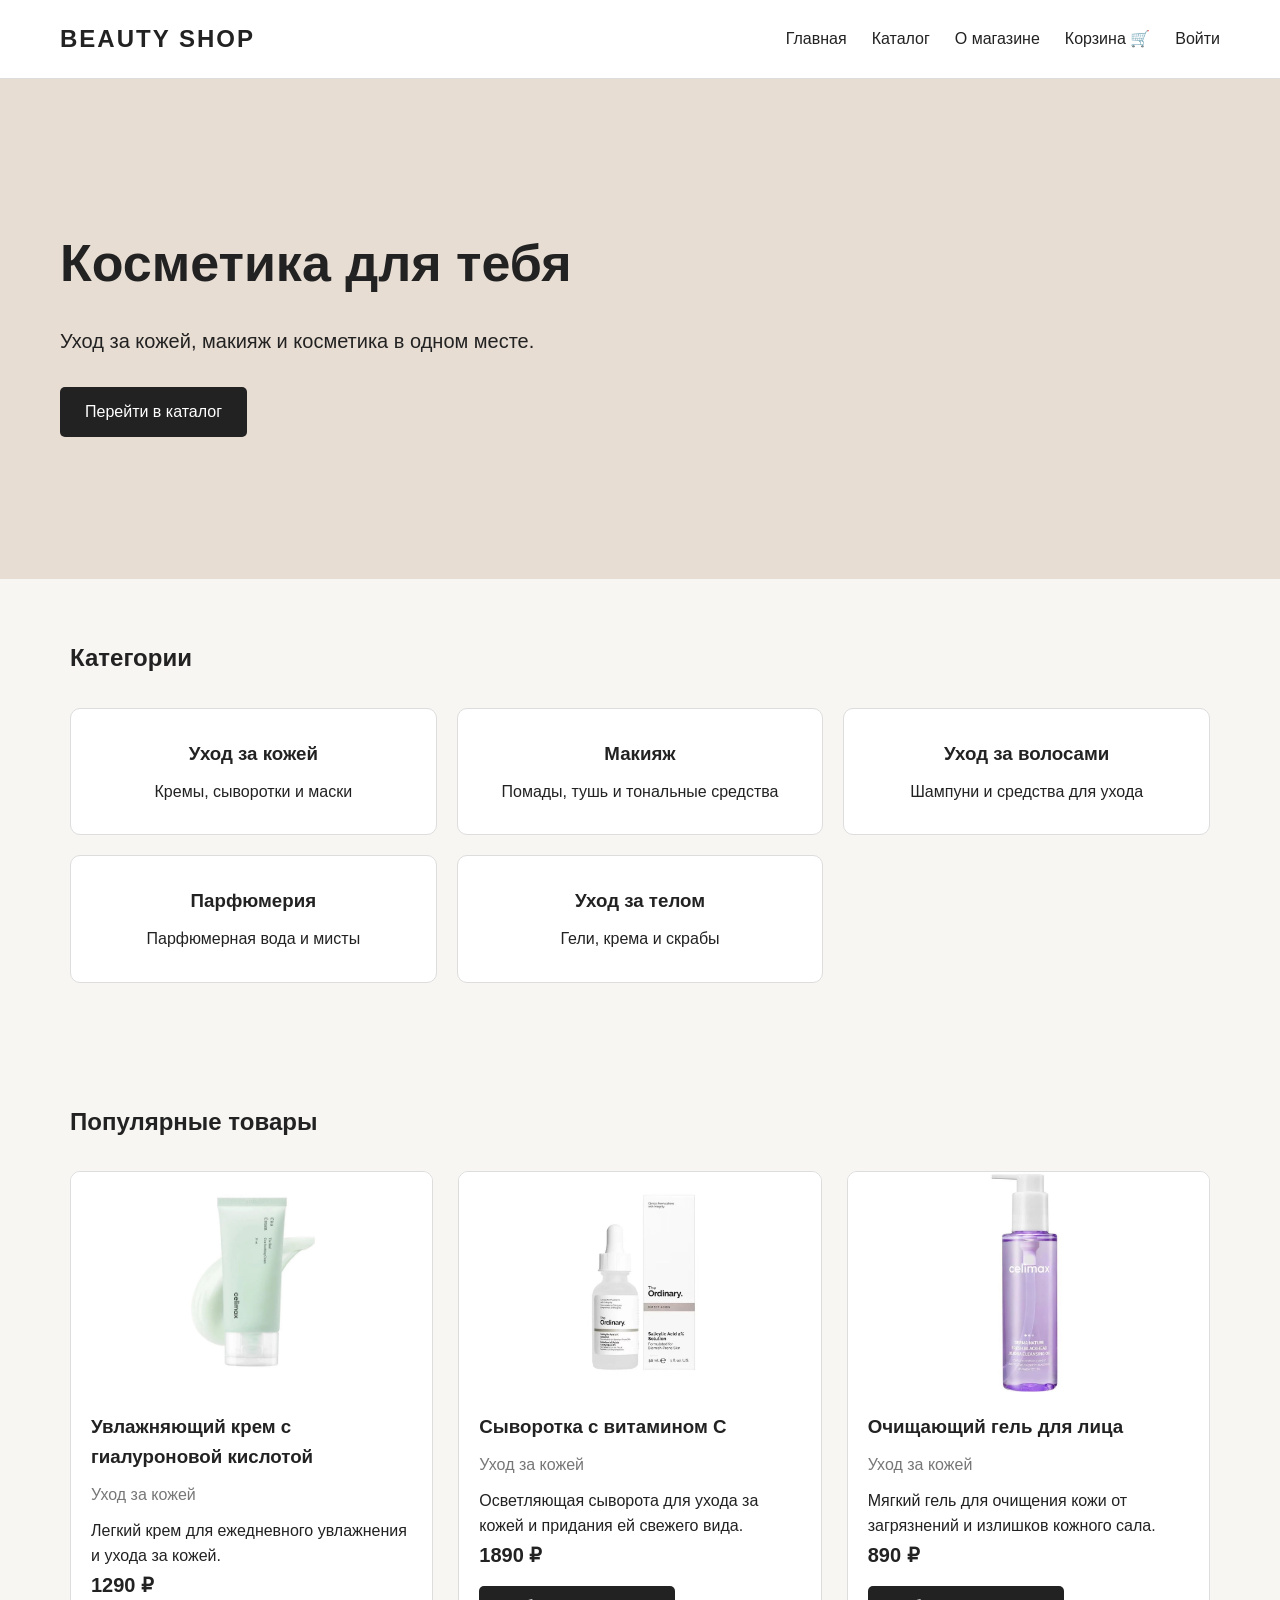
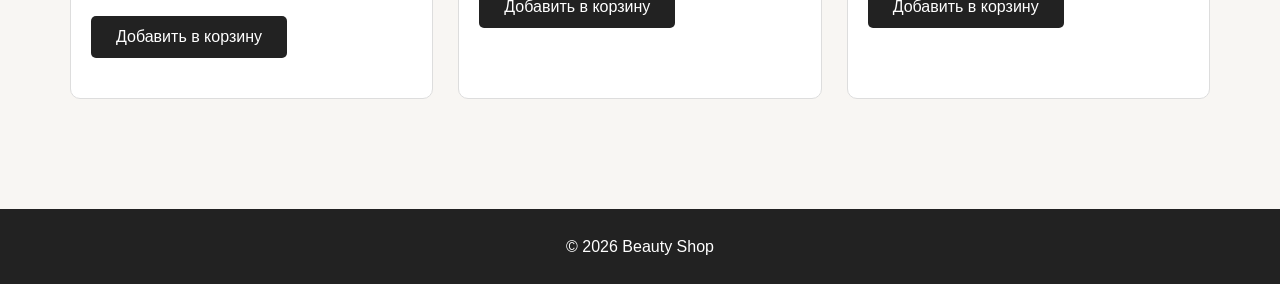
<file: index.html>
<!DOCTYPE html>
<html lang="ru">
<head>
    <meta charset="UTF-8">
    <!--масштаб-->
    <meta name="viewport" content="width=device-width, initial-scale=1.0">
    <title>Beauty Shop - Главная</title>
    <link rel="stylesheet" href="style.css">
</head>
<body>
    <header class="header">
        <a href="index.html" class="logo">BEAUTY SHOP</a>
        <!--меню-->
        <nav class="menu">
            <a href="index.html">Главная</a>
            <a href="catalog.html">Каталог</a>
            <a href="about.html">О магазине</a>
            <a href="cart.html">Корзина 🛒</a>
            <a href="login.html" id="loginLink">Войти</a>
            <a href="profile.html" id="profileLink" class="hidden">Профиль</a>
        </nav>
    </header>
    <!--основное-->
    <main>
        <section class="hero">
            <div class="hero-text">
                <h1>Косметика для тебя</h1>
                <p>Уход за кожей, макияж и косметика в одном месте.</p>
                <!--переход в каалог-->
                <a href="catalog.html" class="button">Перейти в каталог</a>
            </div>
        </section>
        <!--категории-->
        <section class="section">
            <h2>Категории</h2>
            <div class="categories">
                <div class="category">
                    <h3>Уход за кожей</h3>
                    <p>Кремы, сыворотки и маски</p>
                </div>

                <div class="category">
                    <h3>Макияж</h3>
                    <p>Помады, тушь и тональные средства</p>
                </div>

                <div class="category">
                    <h3>Уход за волосами</h3>
                    <p>Шампуни и средства для ухода</p>
                </div>

                <div class="category">
                    <h3>Парфюмерия</h3>
                    <p>Парфюмерная вода и мисты</p>
                </div>

                <div class="category">
                    <h3>Уход за телом</h3>
                    <p>Гели, крема и скрабы</p>
                </div>
            </div>
        </section>

        <!--поп товары-->
        <section class="section">
            <h2>Популярные товары</h2>
            <!--джава добав товары-->
            <div id="popularProducts" class="products"></div>
        </section>
    </main>

    <footer class="footer">
        <p>© 2026 Beauty Shop</p>
    </footer>

    <script src="js/products.js"></script>
    <script src="js/main.js"></script>
</body>
</html>
</file>
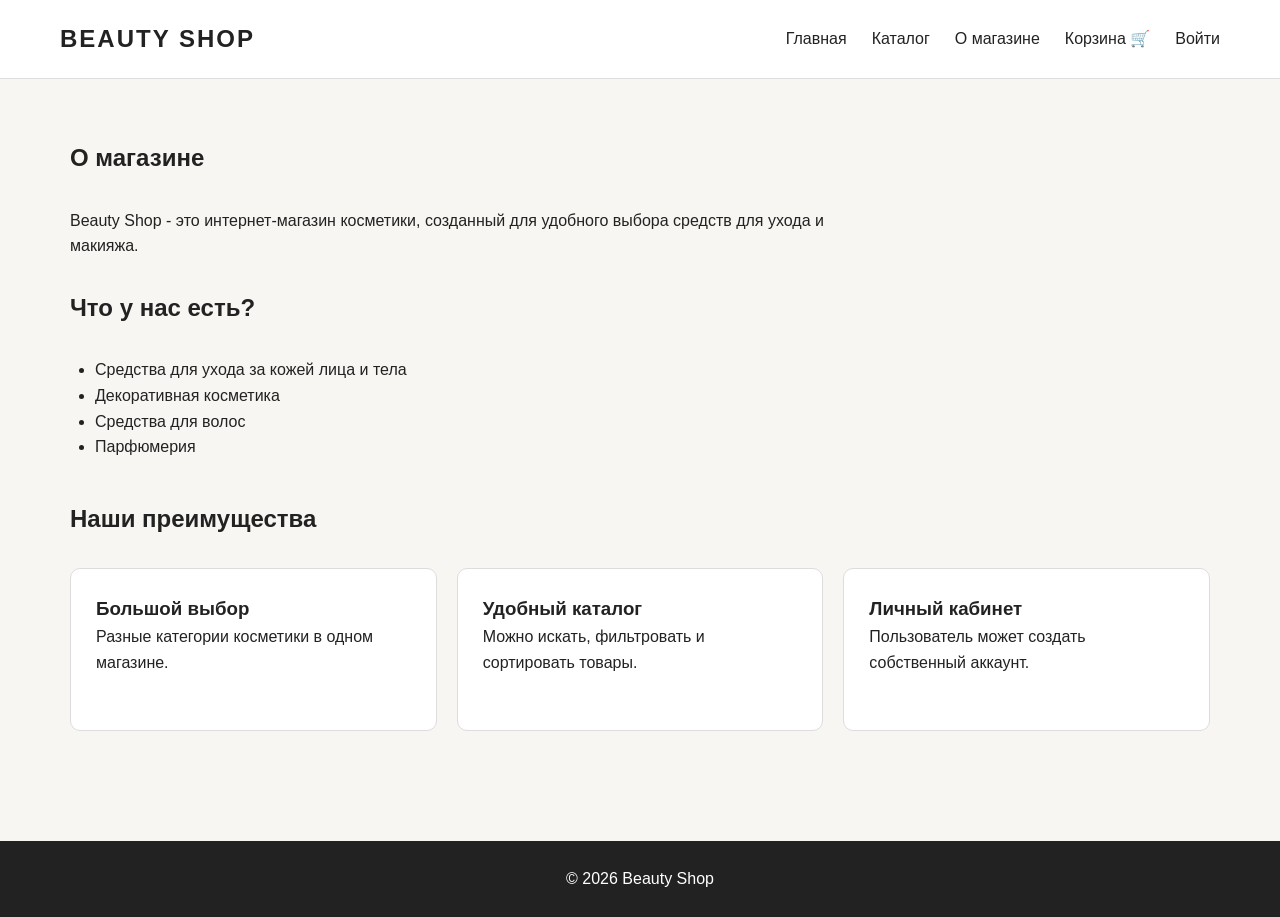
<file: about.html>
<!DOCTYPE html>
<html lang="ru">
<head>
    <meta charset="UTF-8">
    <meta name="viewport" content="width=device-width, initial-scale=1.0">
    <title>Beauty Shop - О магазине</title>
    <link rel="stylesheet" href="style.css">
</head>
<body>
    <header class="header">
        <a href="index.html" class="logo">
            BEAUTY SHOP
        </a>
        <nav class="menu">
            <a href="index.html">Главная</a>
            <a href="catalog.html">Каталог</a>
            <a href="about.html">О магазине</a>
            <a href="cart.html">Корзина 🛒</a>
            <a href="login.html">Войти</a>
        </nav>
    </header>
    <main>
        <section class="section about">
            <h1>О магазине</h1>
            <p>
                Beauty Shop - это интернет-магазин косметики,
                созданный для удобного выбора средств для ухода
                и макияжа.
            </p>
            <h2>Что у нас есть?</h2>
            <ul>
                <li>Средства для ухода за кожей лица и тела</li>
                <li>Декоративная косметика</li>
                <li>Средства для волос</li>
                <li>Парфюмерия</li>
            </ul>
            <h2>Наши преимущества</h2>
            <div class="advantages">
                <div>
                    <h3>Большой выбор</h3>
                    <p>
                        Разные категории косметики
                        в одном магазине.
                    </p>
                </div>
                <div>
                    <h3>Удобный каталог</h3>
                    <p>
                        Можно искать, фильтровать
                        и сортировать товары.
                    </p>
                </div>
                <div>
                    <h3>Личный кабинет</h3>
                    <p>
                        Пользователь может создать
                        собственный аккаунт.
                    </p>
                </div>
            </div>
        </section>
    </main>
    <footer class="footer">
        <p>© 2026 Beauty Shop</p>
    </footer>
</body>
</html>
</file>
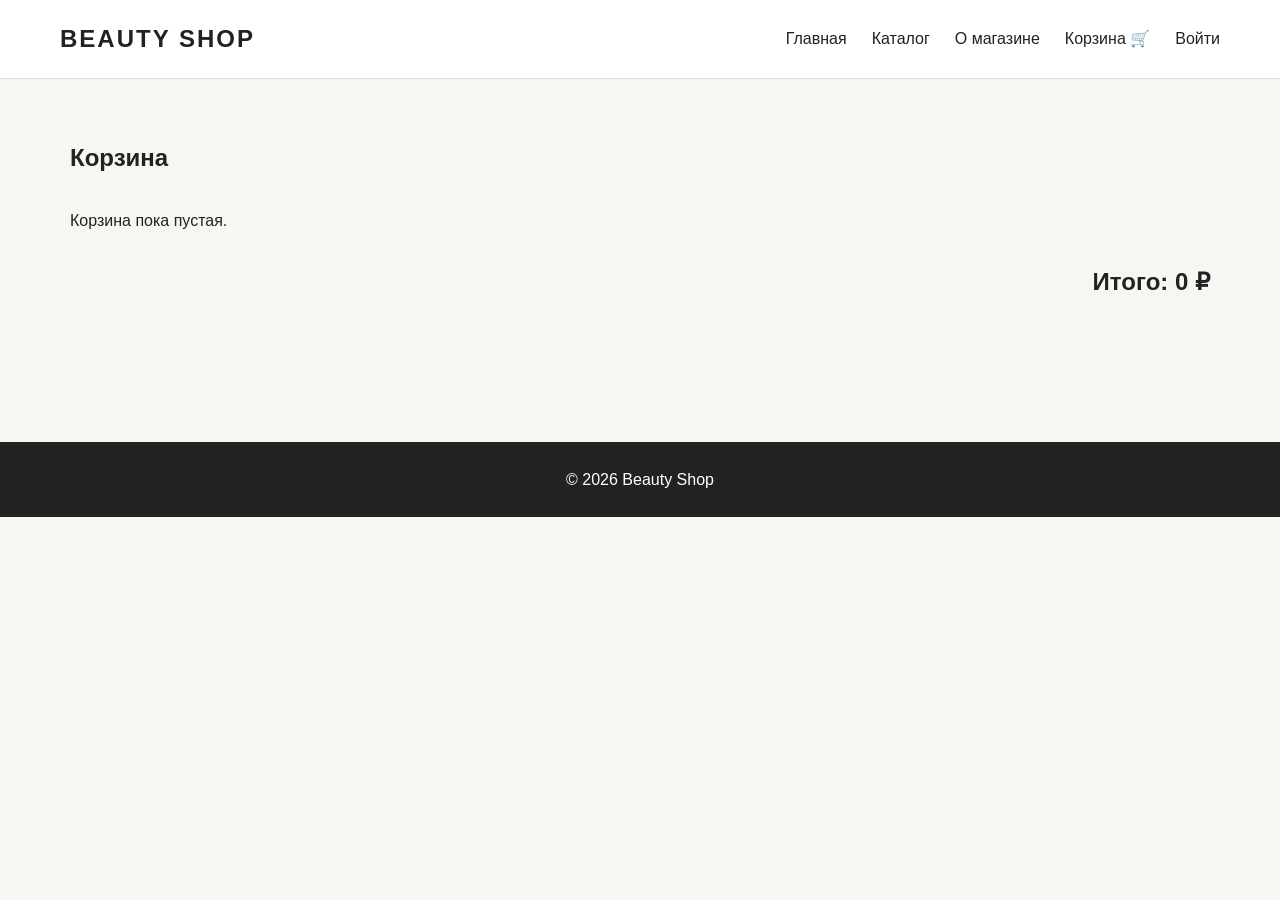
<file: cart.html>
<!DOCTYPE html>
<html lang="ru">
<head>
    <meta charset="UTF-8">
    <meta name="viewport" content="width=device-width, initial-scale=1.0">
    <title>Beauty Shop - Корзина</title>
    <link rel="stylesheet" href="style.css">
</head>
<body>
    <header class="header">
        <a href="index.html" class="logo">
            BEAUTY SHOP
        </a>
        <nav class="menu">
            <a href="index.html">Главная</a>
            <a href="catalog.html">Каталог</a>
            <a href="about.html">О магазине</a>
            <a href="cart.html">Корзина 🛒</a>
            <a href="login.html" id="loginLink">Войти</a>
            <a href="profile.html" id="profileLink" class="hidden">Профиль</a>
        </nav>
    </header>
    <main>
        <section class="section">
            <h1>Корзина</h1>
            <div id="cartProducts"></div>
            <!--вся сумма-->
            <div class="cart-total">
                <h2>
                    Итого:
                    <span id="cartTotal">0</span> ₽
                </h2>
            </div>
        </section>
    </main>
    <footer class="footer">
        <p>© 2026 Beauty Shop</p>
    </footer>
    <script src="js/cart.js"></script>
    <script src="js/main.js"></script>
</body>
</html>
</file>
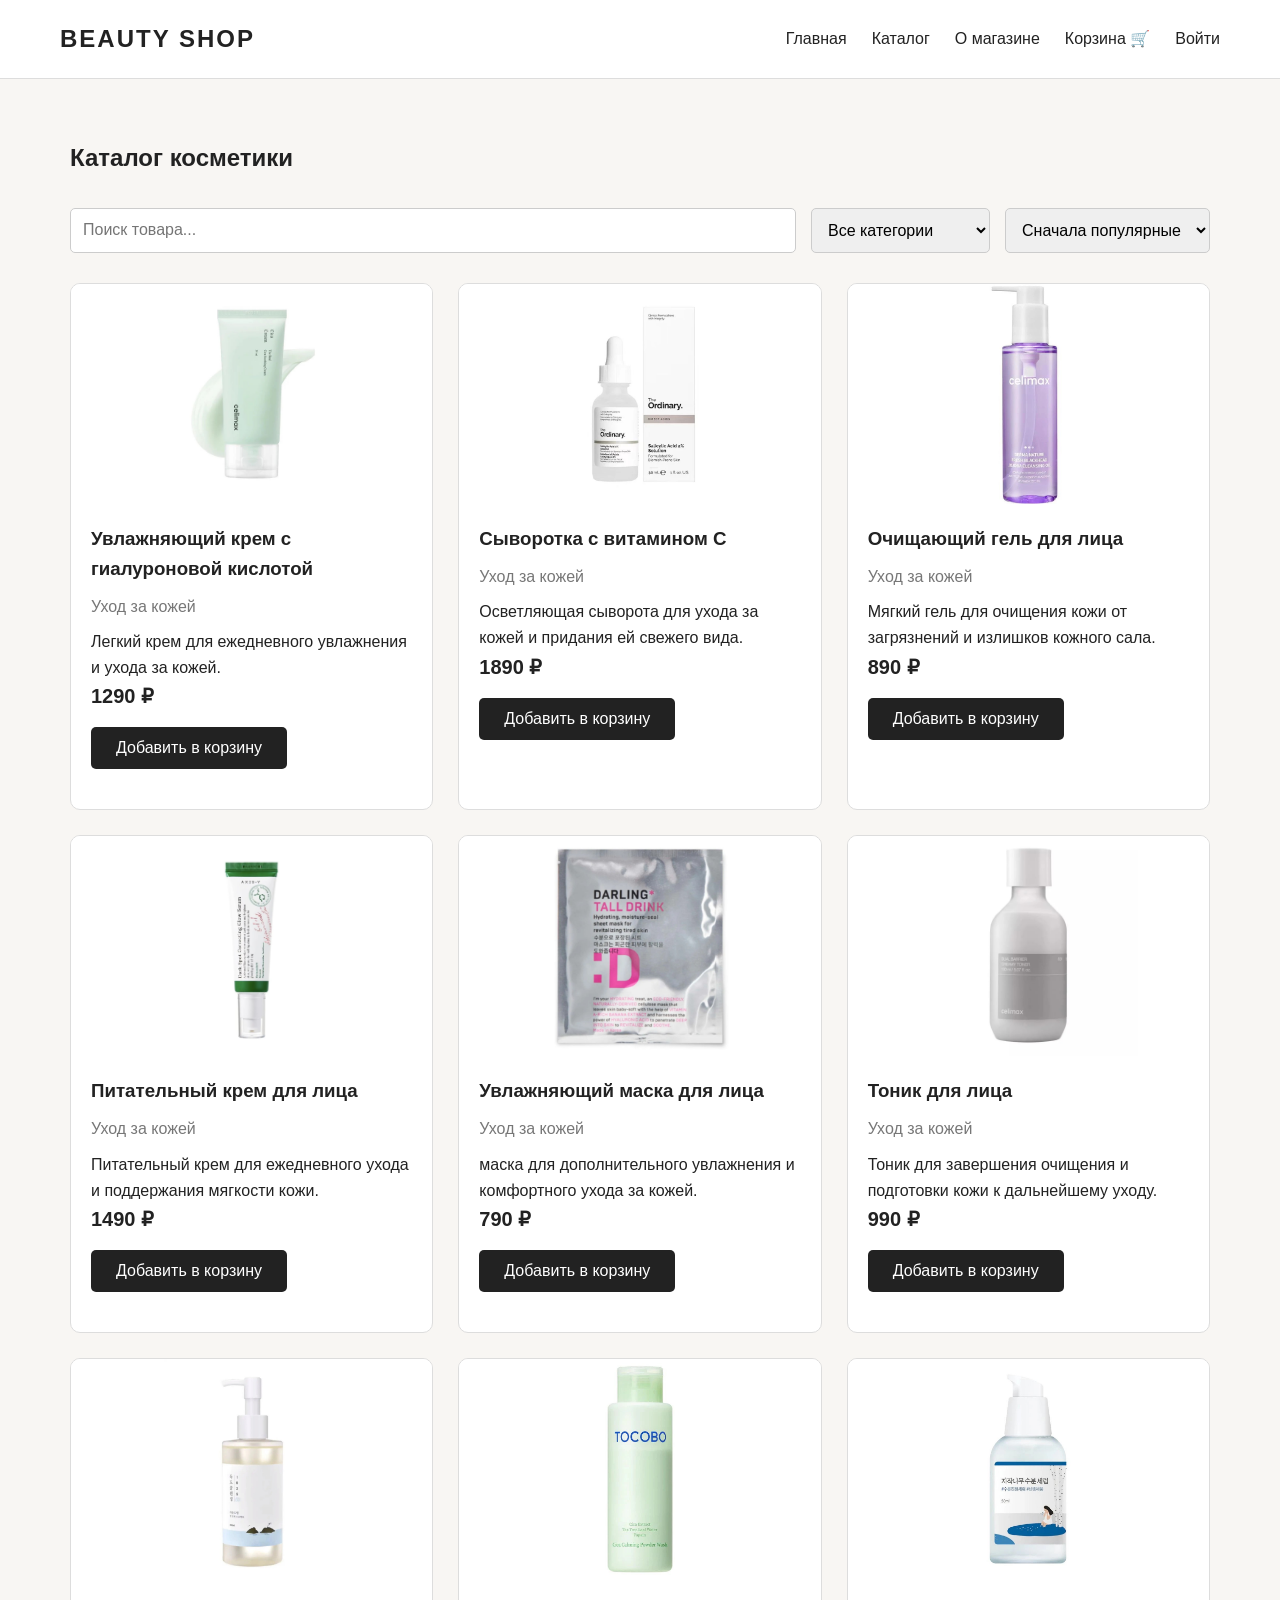
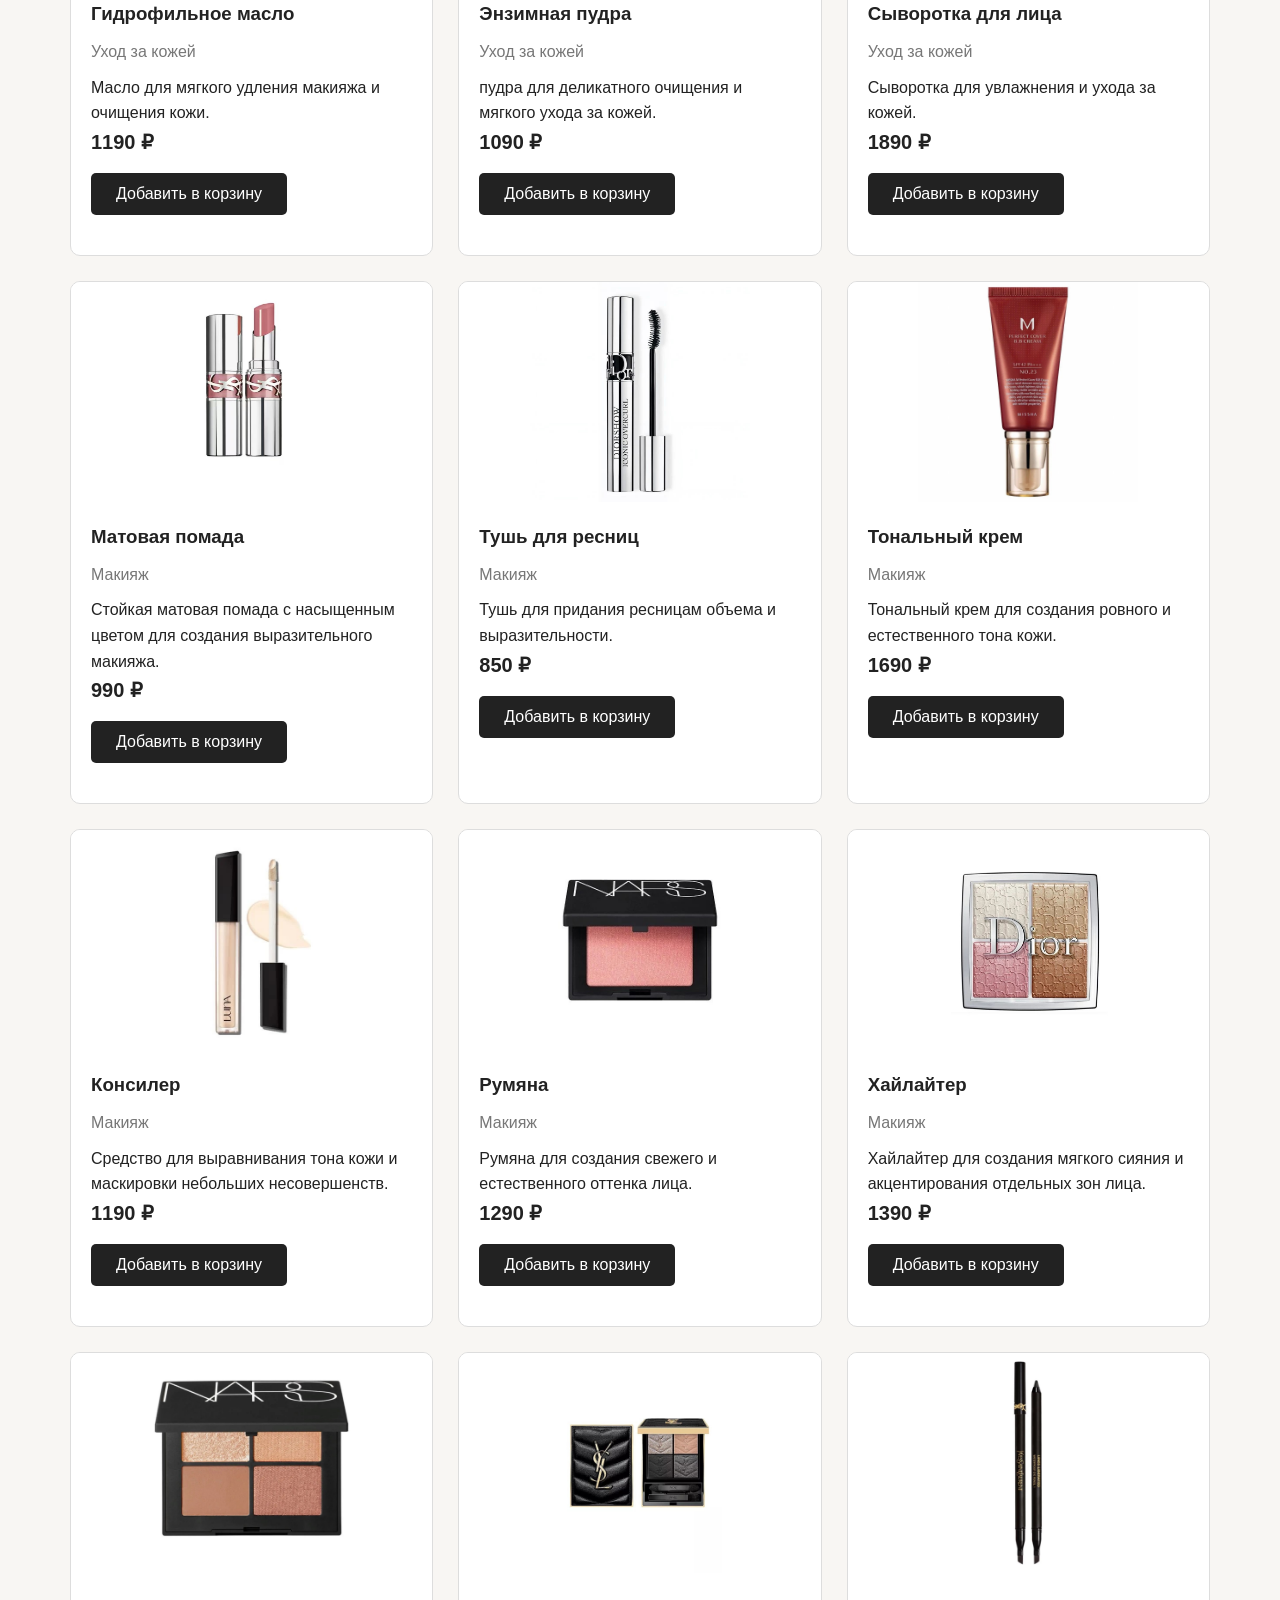
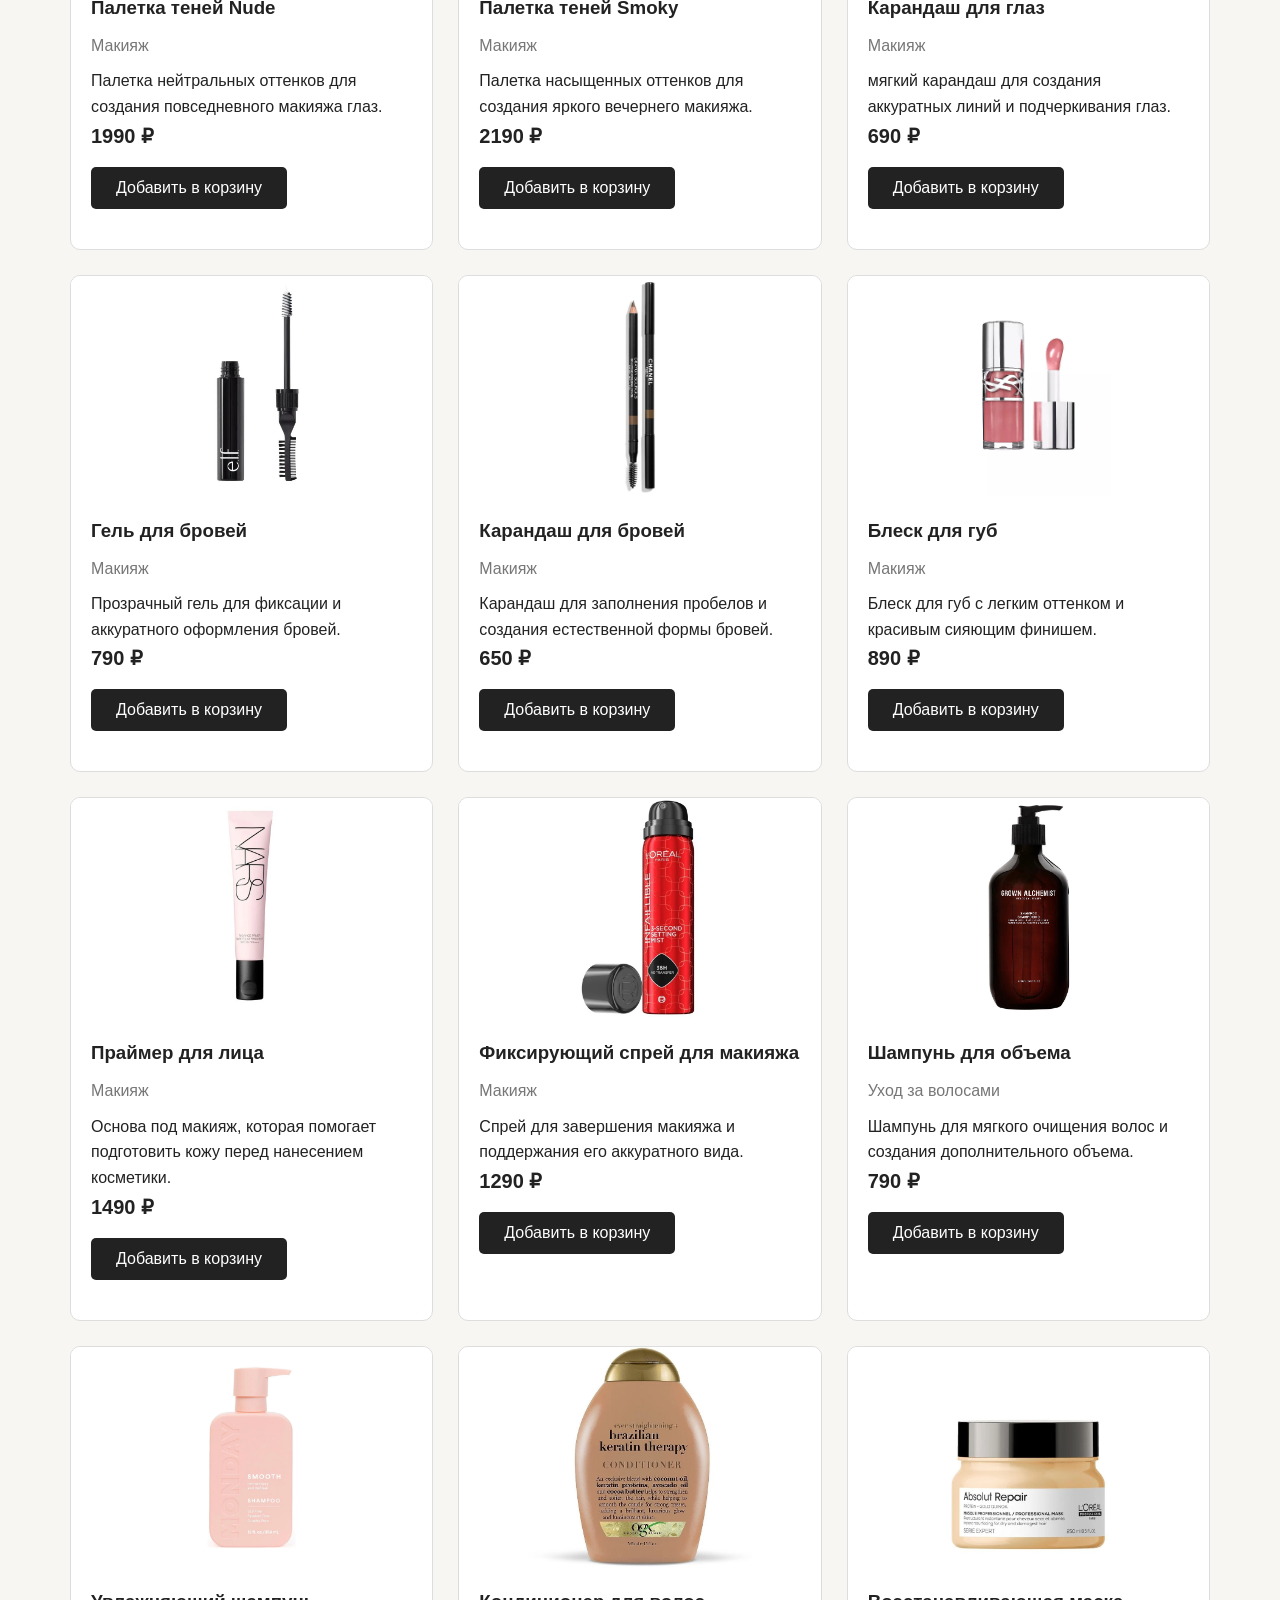
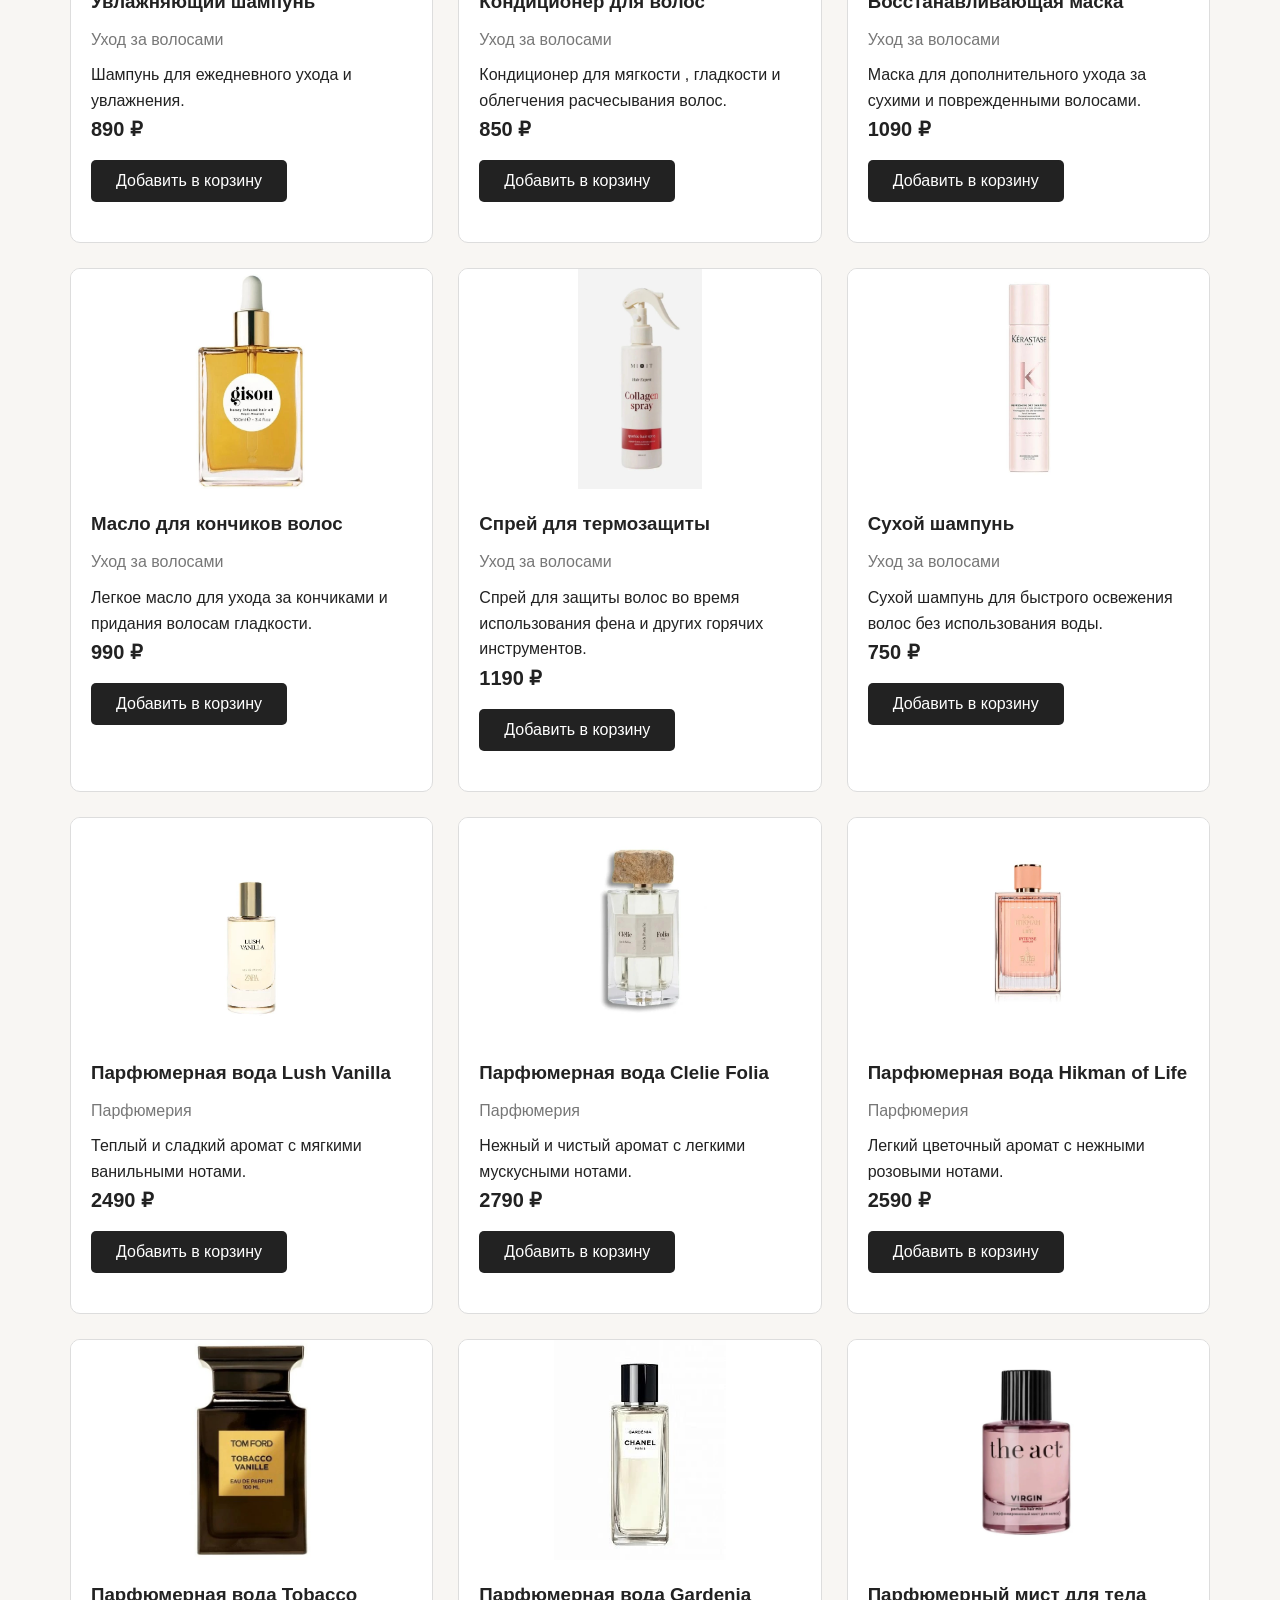
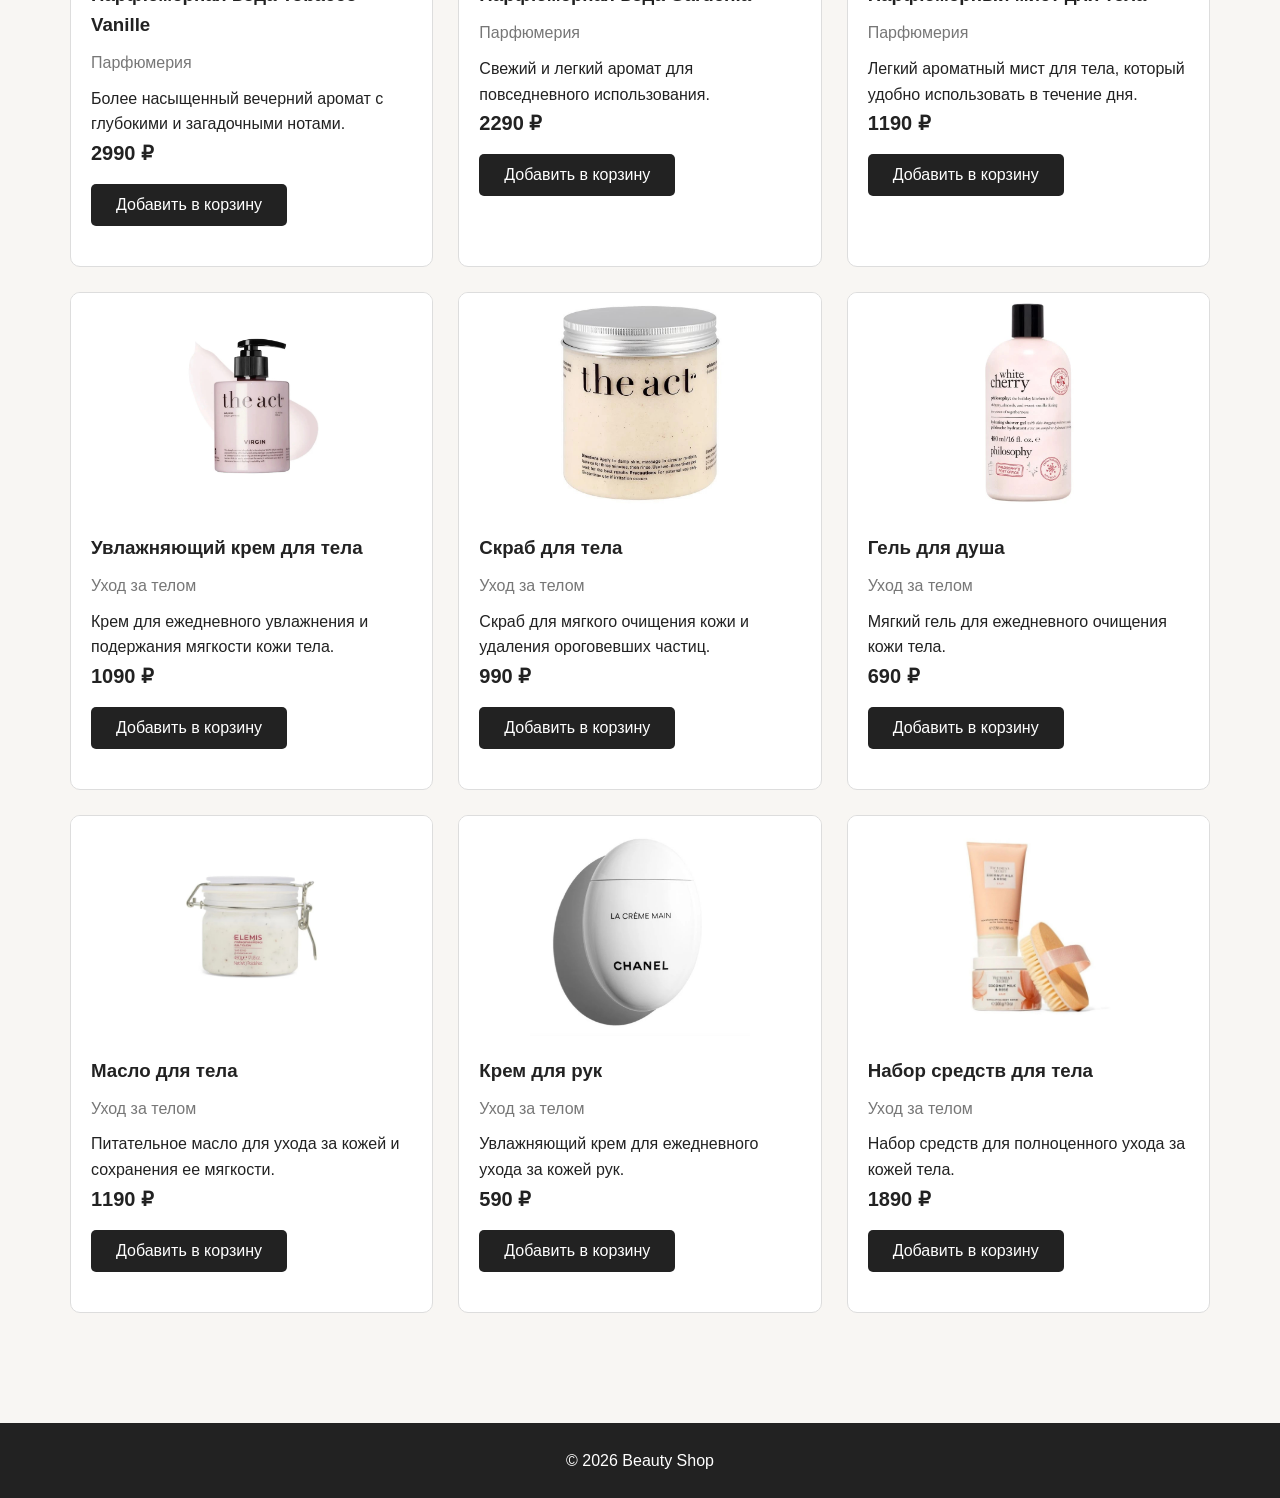
<file: catalog.html>
<!DOCTYPE html>
<html lang="ru">
<head>
    <meta charset="UTF-8">
    <meta name="viewport" content="width=device-width, initial-scale=1.0">
    <title>Beauty Shop - Каталог</title>
    <link rel="stylesheet" href="style.css">
</head>
<body>
    <header class="header">
        <a href="index.html" class="logo">BEAUTY SHOP</a>
        <nav class="menu">
            <a href="index.html">Главная</a>
            <a href="catalog.html">Каталог</a>
            <a href="about.html">О магазине</a>
            <a href="cart.html">Корзина 🛒</a>
            <a href="login.html" id="loginLink">Войти</a>
            <a href="profile.html" id="profileLink" class="hidden">Профиль</a>
        </nav>
    </header>
    <main>
        <section class="section">
            <h1>Каталог косметики</h1>
            <!--поиск и фильтр-->
            <div class="filters">
                <!--поиск-->
                <input
                    type="text"
                    id="searchInput"
                    placeholder="Поиск товара..."
                >
                <!--категор-->
                <select id="categoryFilter">
                    <option value="all">Все категории</option>
                    <option value="Уход за кожей">Уход за кожей</option>
                    <option value="Макияж">Макияж</option>
                    <option value="Уход за волосами">Уход за волосами</option>
                    <option value="Парфюмерия">Парфюмерия</option>
                    <option value="Уход за телом">Уход за телом</option>
                </select>

                <!--фильтр-->
                <select id="sortSelect">
                    <option value="default">Сначала популярные</option>
                    <option value="cheap">Сначала дешёвые</option>
                    <option value="expensive">Сначала дорогие</option>
                </select>
            </div>
            <div id="catalogProducts" class="products"></div>
        </section>
    </main>

    <footer class="footer">
        <p>© 2026 Beauty Shop</p>
    </footer>
      <script src="js/products.js"></script>
    <script src="js/main.js"></script>
    <script src="js/cart.js"></script>
    </body>
</html>
</file>
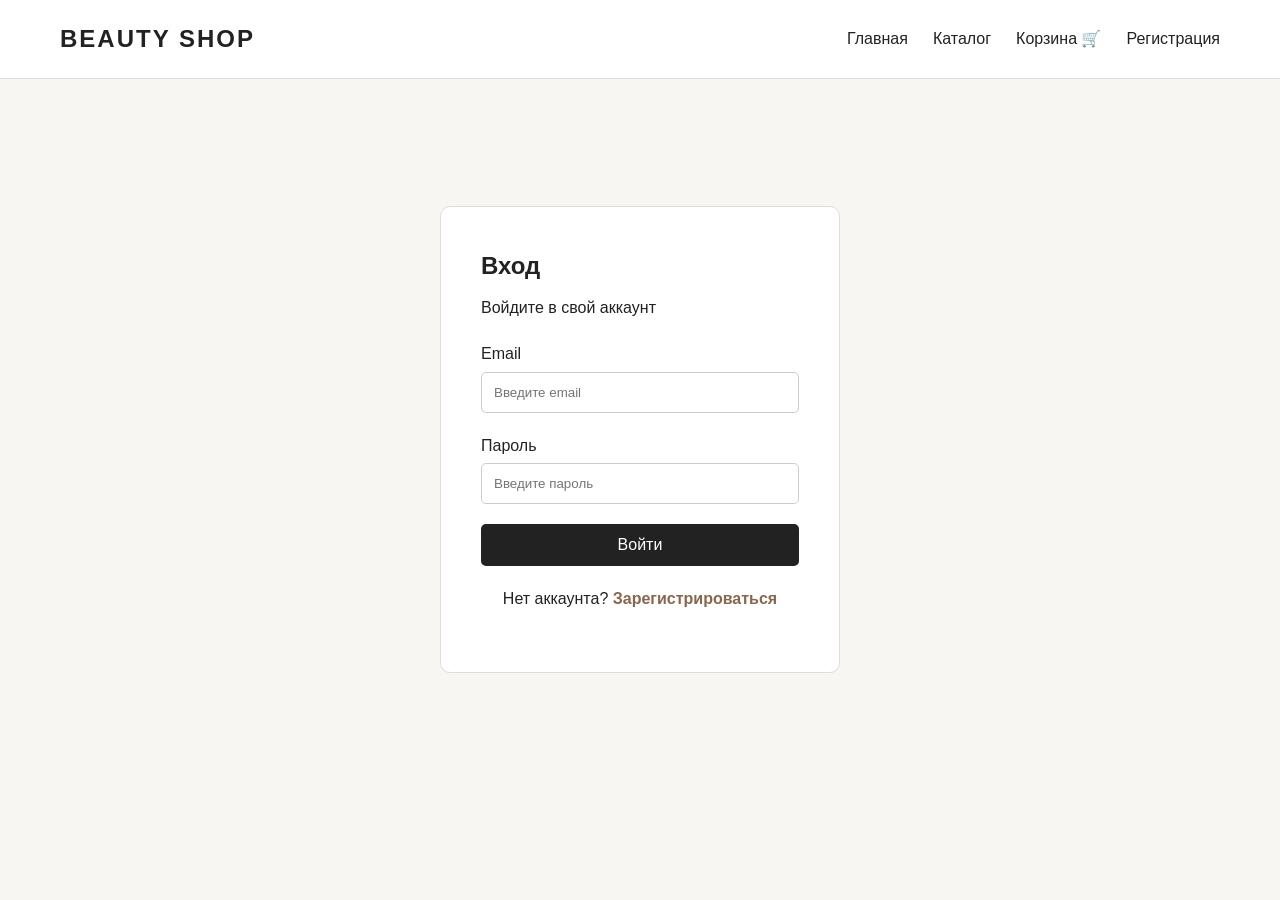
<file: login.html>
<!DOCTYPE html>
<html lang="ru">
<head>
    <meta charset="UTF-8">
    <meta name="viewport" content="width=device-width, initial-scale=1.0">
    <title>Beauty Shop - Вход</title>
    <link rel="stylesheet" href="style.css">
</head>
<body>
    <header class="header">
        <a href="index.html" class="logo">
            BEAUTY SHOP
        </a>
        <nav class="menu">
            <a href="index.html">Главная</a>
            <a href="catalog.html">Каталог</a>
            <a href="cart.html">Корзина 🛒</a>
            <a href="register.html">Регистрация</a>
        </nav>
    </header>
    <main>
        <section class="form-section">
            <div class="form-box">
                <h1>Вход</h1>
                <p>Войдите в свой аккаунт</p>
                <form id="loginForm">
                    <label for="loginEmail">Email</label>
                    <input
                        type="email"
                        id="loginEmail"
                        placeholder="Введите email"
                        required
                    >
                    <label for="loginPassword">Пароль</label>
                    <input
                        type="password"
                        id="loginPassword"
                        placeholder="Введите пароль"
                        required
                    >
                    <button type="submit" class="button">Войти</button>
                </form>
                <p class="form-link">
                    Нет аккаунта?
                    <a href="register.html">Зарегистрироваться</a>
                </p>
            </div>
        </section>
    </main>
    <script src="js/auth.js"></script>
</body>
</html>
</file>
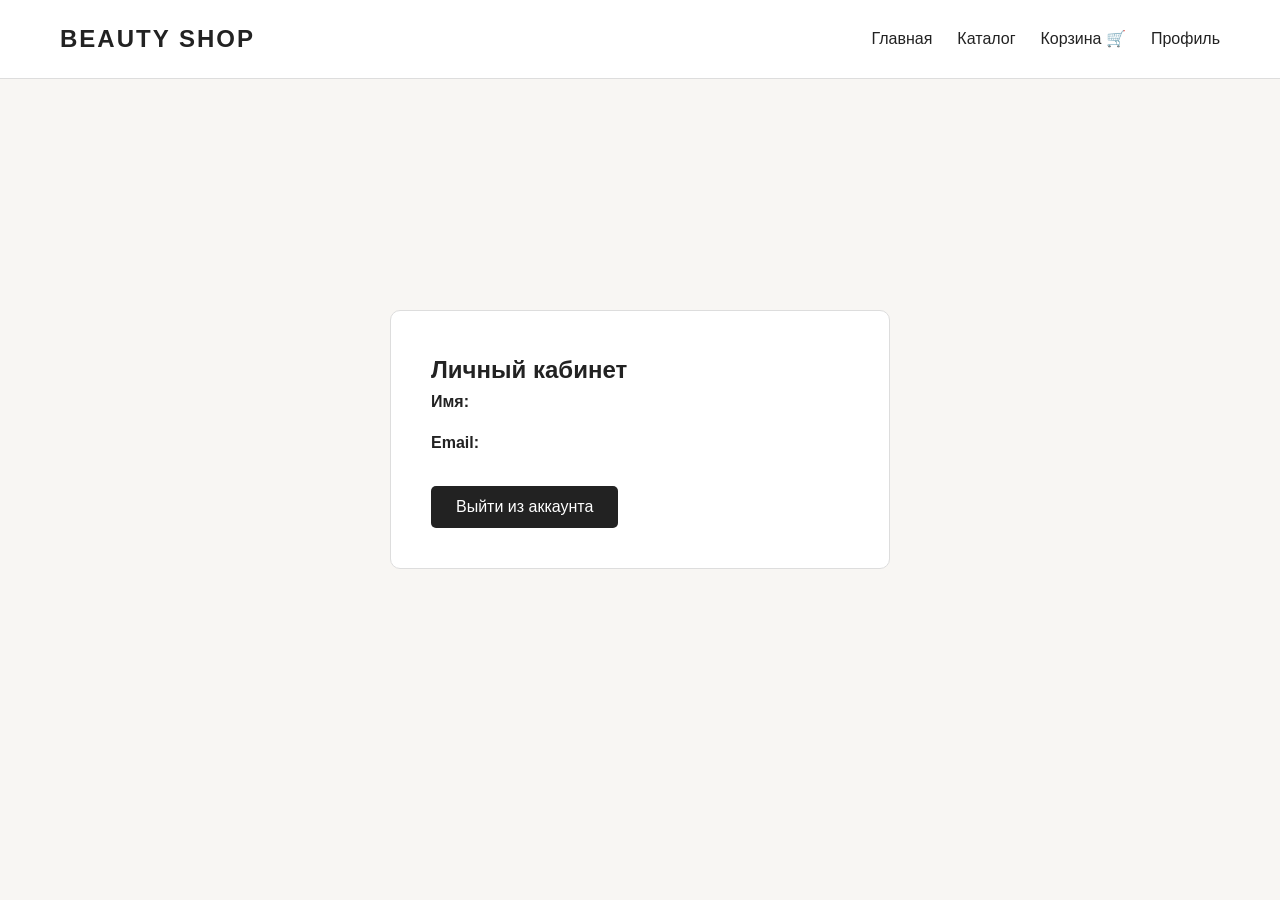
<file: profile.html>
<!DOCTYPE html>
<html lang="ru">
<head>
    <meta charset="UTF-8">
    <meta name="viewport" content="width=device-width, initial-scale=1.0">
    <title>Beauty Shop - Профиль</title>
    <link rel="stylesheet" href="style.css">
</head>
<body>
    <header class="header">
        <a href="index.html" class="logo">
            BEAUTY SHOP
        </a>
        <nav class="menu">
            <a href="index.html">Главная</a>
            <a href="catalog.html">Каталог</a>
            <a href="cart.html">Корзина 🛒</a>
            <a href="profile.html">Профиль</a>
        </nav>
    </header>
    <main>
        <section class="profile-section">
            <div class="profile-box">
                <h1>Личный кабинет</h1>
                <!--инф-->
                <div class="profile-info">
                    <p>
                        <strong>Имя:</strong>
                        <span id="profileName"></span>
                    </p>
                    <p>
                        <strong>Email:</strong>
                        <span id="profileEmail"></span>
                    </p>
                </div>
                <button
                    id="logoutButton"
                    class="button"
                >
                    Выйти из аккаунта
                </button>
            </div>
        </section>
    </main>
    <script src="js/auth.js"></script>
</body>
</html>
</file>
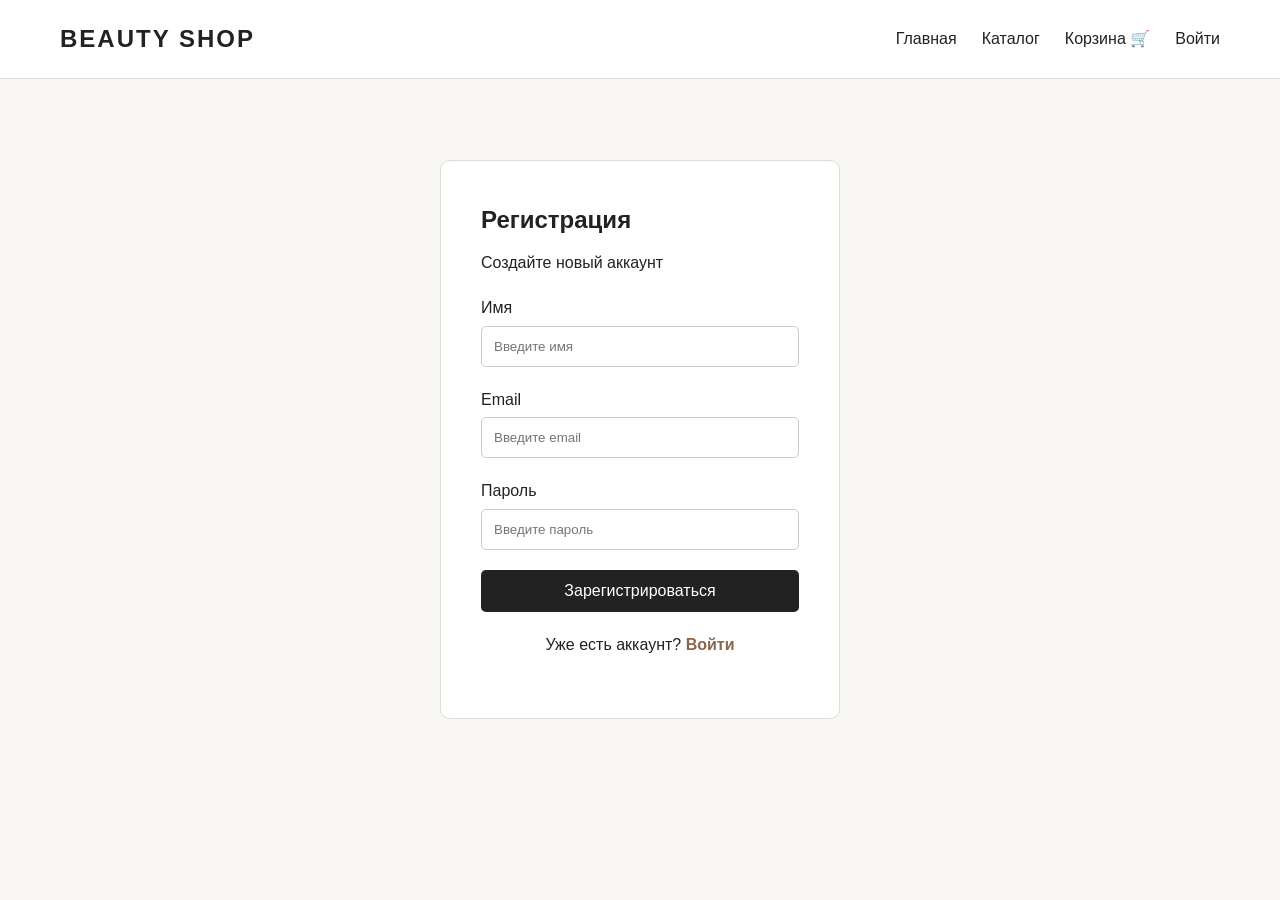
<file: register.html>
<!DOCTYPE html>
<html lang="ru">
<head>
    <meta charset="UTF-8">
    <meta name="viewport" content="width=device-width, initial-scale=1.0">
    <title>Beauty Shop - Регистрация</title>
    <link rel="stylesheet" href="style.css">
</head>
<body>
    <header class="header">
        <a href="index.html" class="logo">
            BEAUTY SHOP
        </a>
        <nav class="menu">
            <a href="index.html">Главная</a>
            <a href="catalog.html">Каталог</a>
            <a href="cart.html">Корзина 🛒</a>
            <a href="login.html">Войти</a>
        </nav>
    </header>
    <main>
        <section class="form-section">
            <div class="form-box">
                <h1>Регистрация</h1>
                <p>Создайте новый аккаунт</p>
                <!--htubcрегистр-->
                <form id="registerForm">
                    <label for="name">Имя</label>
                    <input
                        type="text"
                        id="name"
                        placeholder="Введите имя"
                        required
                    >

                    <label for="email">Email</label>
                    <input
                        type="email"
                        id="email"
                        placeholder="Введите email"
                        required
                    >

                    <label for="password">Пароль</label>
                    <input
                        type="password"
                        id="password"
                        placeholder="Введите пароль"
                        required
                    >
                    <!--кнопка-->
                    <button type="submit" class="button">Зарегистрироваться</button>
                </form>

                <!--вход-->
                <p class="form-link">
                    Уже есть аккаунт?
                    <a href="login.html">Войти</a>
                </p>
            </div>
        </section>
    </main>
    <script src="js/auth.js"></script>
</body>
</html>
</file>
<file: style.css>
* {
    margin: 0;
    padding: 0;
    box-sizing: border-box;
}

body {
    font-family: Arial, sans-serif;
    background-color: #f8f6f3;
    color: #222;
    line-height: 1.6;
}

/* Убираем стандартное подчёркивание ссылок */
a {
    text-decoration: none;
    color: inherit;
}

.header {
    background-color: white;
    display: flex;
    justify-content: space-between;
    align-items: center;
    padding: 20px 60px;
    border-bottom: 1px solid #ddd;
}


/* Логотип */
.logo {
    font-size: 24px;
    font-weight: bold;
    letter-spacing: 2px;
}


/* Меню */
.menu {
    display: flex;
    gap: 25px;
    align-items: center;
}


/* Ссылки меню */
.menu a {
    transition: 0.3s;
}


/* Эффект при наведении */
.menu a:hover {
    color: #9b7b62;
}


/* =========================================
   ГЛАВНЫЙ БАННЕР
========================================= */

.hero {
    min-height: 500px;
    display: flex;
    align-items: center;
    padding: 60px;
    background-color: #e8ddd3;
}


/* Текст внутри баннера */
.hero-text {
    max-width: 550px;
}


/* Заголовок */
.hero h1 {
    font-size: 52px;
    margin-bottom: 20px;
}


/* Описание */
.hero p {
    font-size: 20px;
    margin-bottom: 30px;
}


/* =========================================
   КНОПКИ
========================================= */

.button {
    display: inline-block;
    border: none;
    background-color: #222;
    color: white;
    padding: 12px 25px;
    cursor: pointer;
    font-size: 16px;
    border-radius: 5px;
    transition: 0.3s;
}


/* Наведение на кнопку */
.button:hover {
    background-color: #555;
}


/* =========================================
   СЕКЦИИ
========================================= */

.section {
    max-width: 1200px;
    margin: 0 auto;
    padding: 60px 30px;
}


.section h1,
.section h2 {
    margin-bottom: 30px;
}


/* =========================================
   КАТЕГОРИИ
========================================= */

.categories {
    display: grid;
    grid-template-columns: repeat(3, 1fr);
    gap: 20px;
}


.category {
    background-color: white;
    padding: 30px;
    border-radius: 10px;
    border: 1px solid #ddd;
    text-align: center;
}


.category h3 {
    margin-bottom: 10px;
}


/* =========================================
   ТОВАРЫ
========================================= */

.products {
    display: grid;
    grid-template-columns: repeat(3, 1fr);
    gap: 25px;
}


/* Карточка товара */
.product {
    background-color: white;
    border: 1px solid #ddd;
    border-radius: 10px;
    overflow: hidden;
    padding-bottom: 20px;
}


/* Изображение товара */
.product img {
    width: 100%;
    height: 220px;
    object-fit: contain;
    background-color: white;
    display: block;
}


/* Информация о товаре */
.product-info {
    padding: 20px;
}


.product-info h3 {
    margin-bottom: 10px;
}


.product-category {
    color: #777;

    margin-bottom: 10px;
}


.product-price {
    font-size: 20px;

    font-weight: bold;

    margin-bottom: 15px;
}


/* =========================================
   ПОИСК И ФИЛЬТРЫ
========================================= */

.filters {
    display: flex;

    gap: 15px;

    margin-bottom: 30px;
}


/* Поля */
.filters input,
.filters select {
    padding: 12px;

    border: 1px solid #ccc;

    border-radius: 5px;

    font-size: 16px;
}


/* Поле поиска */
.filters input {
    flex: 1;
}


/* =========================================
   ФОРМЫ
========================================= */

.form-section {
    min-height: 80vh;

    display: flex;

    justify-content: center;

    align-items: center;

    padding: 50px;
}


.form-box {
    background-color: white;

    width: 400px;

    padding: 40px;

    border-radius: 10px;

    border: 1px solid #ddd;
}


.form-box h1 {
    margin-bottom: 10px;
}


.form-box p {
    margin-bottom: 20px;
}


/* Поля формы */
.form-box input {
    width: 100%;

    padding: 12px;

    margin-top: 5px;

    margin-bottom: 20px;

    border: 1px solid #ccc;

    border-radius: 5px;
}


/* Кнопка формы */
.form-box button {
    width: 100%;
}


/* Ссылка под формой */
.form-link {
    text-align: center;

    margin-top: 20px;
}


.form-link a {
    color: #8b654c;

    font-weight: bold;
}


/* =========================================
   ПРОФИЛЬ
========================================= */

.profile-section {
    min-height: 80vh;

    display: flex;

    justify-content: center;

    align-items: center;
}


.profile-box {
    background-color: white;

    padding: 40px;

    width: 500px;

    border-radius: 10px;

    border: 1px solid #ddd;
}


.profile-info {
    margin-bottom: 30px;
}


.profile-info p {
    margin-bottom: 15px;
}


/* =========================================
   КОРЗИНА
========================================= */

.cart-item {
    display: flex;

    justify-content: space-between;

    align-items: center;

    background-color: white;

    padding: 20px;

    margin-bottom: 15px;

    border: 1px solid #ddd;

    border-radius: 10px;
}


.cart-item-info {
    display: flex;

    align-items: center;

    gap: 20px;
}


.cart-item img {
    width: 100px;

    height: 100px;

    object-fit: cover;

    border-radius: 5px;
}


.cart-total {
    text-align: right;

    margin-top: 30px;
}


/* =========================================
   О МАГАЗИНЕ
========================================= */

.about {
    min-height: 70vh;
}


.about p {
    max-width: 800px;

    margin-bottom: 30px;
}


.about ul {
    margin-bottom: 40px;

    padding-left: 25px;
}


.advantages {
    display: grid;

    grid-template-columns: repeat(3, 1fr);

    gap: 20px;
}


.advantages div {
    background-color: white;

    padding: 25px;

    border-radius: 10px;

    border: 1px solid #ddd;
}


/* =========================================
   ПОДВАЛ
========================================= */

.footer {
    background-color: #222;

    color: white;

    text-align: center;

    padding: 25px;

    margin-top: 50px;
}


/* =========================================
   СКРЫТЫЕ ЭЛЕМЕНТЫ
========================================= */

.hidden {
    display: none;
}


/* =========================================
   АДАПТАЦИЯ ДЛЯ ТЕЛЕФОНА
========================================= */

@media (max-width: 768px) {

    /* Шапка становится вертикальной */
    .header {
        flex-direction: column;

        gap: 20px;

        padding: 20px;
    }


    /* Меню переносится */
    .menu {
        flex-wrap: wrap;

        justify-content: center;
    }


    /* Главный заголовок */
    .hero h1 {
        font-size: 38px;
    }


    /* Категории в одну колонку */
    .categories {
        grid-template-columns: 1fr;
    }


    /* Товары в одну колонку */
    .products {
        grid-template-columns: 1fr;
    }


    /* Фильтры */
    .filters {
        flex-direction: column;
    }


    /* Преимущества */
    .advantages {
        grid-template-columns: 1fr;
    }


    /* Форма */
    .form-box {
        width: 100%;
    }

}
</file>
